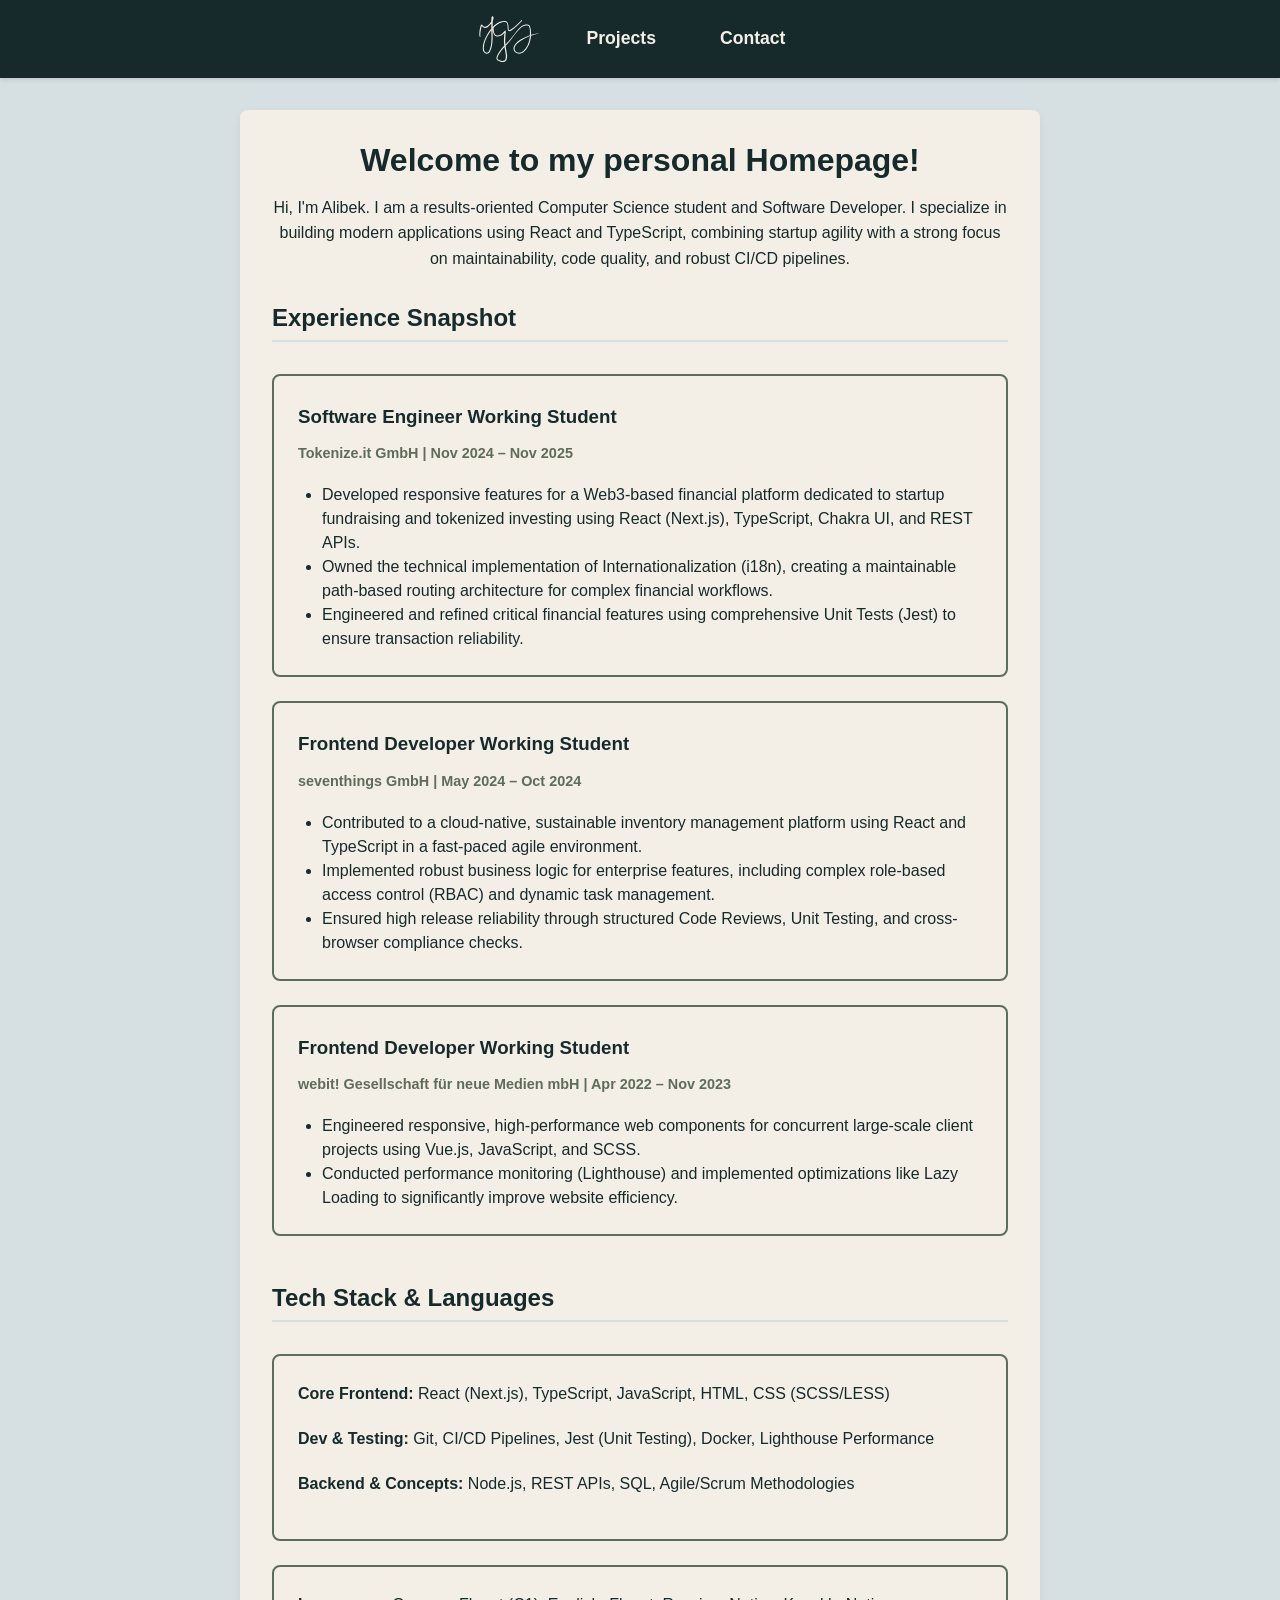
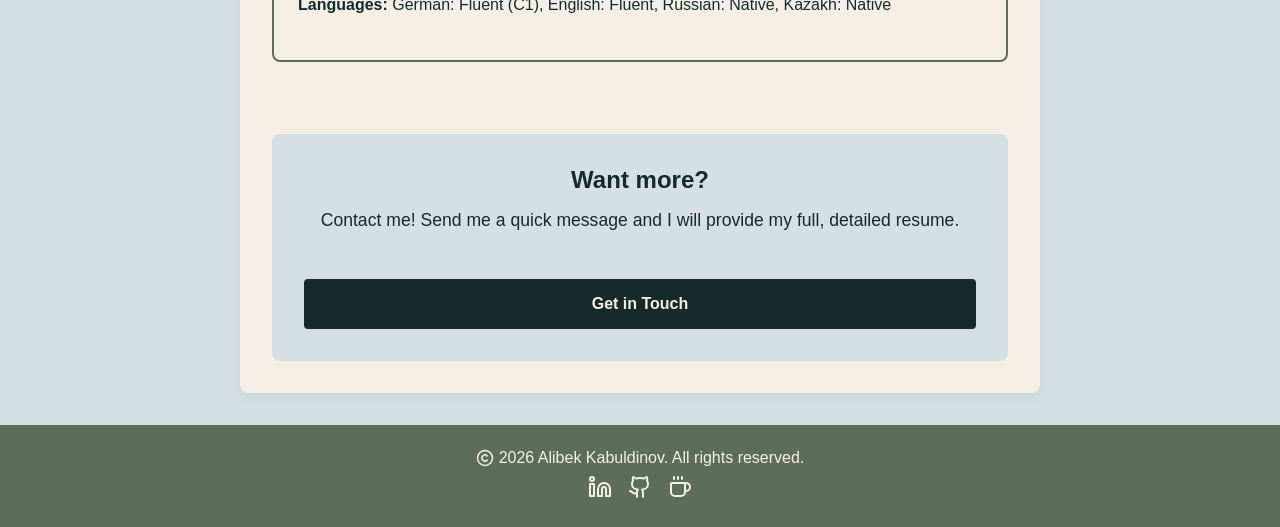
<file: index.html>
<!DOCTYPE html>
<html lang="en">
<head>
    <meta charset="UTF-8">
    <meta name="viewport" content="width=device-width, initial-scale=1.0">
    <title>Homepage | Alibek Kabuldinov</title>
    <link rel="icon" type="image/svg+xml" href="img/logo-dark.svg" media="(prefers-color-scheme: light)">
    <link rel="icon" type="image/svg+xml" href="img/logo-light.svg" media="(prefers-color-scheme: dark)">
    <link rel="stylesheet" href="style.css">
</head>
<body>
<header class="site-header">
    <nav>
        <ul class="main-navigation-list">
            <li><a href="index.html"><img src="img/logo-light.svg" width="1453px" height="1108px" alt="Logo" class="logo"></a></li>
            <li><a href="projects.html">Projects</a></li>
            <li><a href="contact.html">Contact</a></li>
        </ul>
    </nav>
</header>
<main class="content-wrapper">
    <h1>Welcome to my personal Homepage!</h1>
    <p class="intro-text">
        Hi, I'm Alibek. I am a results-oriented Computer Science student and Software Developer. I specialize in building modern applications using React and TypeScript, combining startup agility with a strong focus on maintainability, code quality, and robust CI/CD pipelines.
    </p>
    <div class="projects-container">
        <h2 class="section-title">Experience Snapshot</h2>
        <div class="project-card">
            <h3>Software Engineer Working Student</h3>
            <p class="job-meta">Tokenize.it GmbH | Nov 2024 – Nov 2025</p>
            <ul class="job-highlights">
                <li>Developed responsive features for a Web3-based financial platform dedicated to startup fundraising and tokenized investing using React (Next.js), TypeScript, Chakra UI, and REST APIs.</li>
                <li>Owned the technical implementation of Internationalization (i18n), creating a maintainable path-based routing architecture for complex financial workflows.</li>
                <li>Engineered and refined critical financial features using comprehensive Unit Tests (Jest) to ensure transaction reliability.</li>
            </ul>
        </div>
        <div class="project-card">
            <h3>Frontend Developer Working Student</h3>
            <p class="job-meta">seventhings GmbH | May 2024 – Oct 2024</p>
            <ul class="job-highlights">
                <li>Contributed to a cloud-native, sustainable inventory management platform using React and TypeScript in a fast-paced agile environment.</li>
                <li>Implemented robust business logic for enterprise features, including complex role-based access control (RBAC) and dynamic task management.</li>
                <li>Ensured high release reliability through structured Code Reviews, Unit Testing, and cross-browser compliance checks.</li>
            </ul>
        </div>
        <div class="project-card">
            <h3>Frontend Developer Working Student</h3>
            <p class="job-meta">webit! Gesellschaft für neue Medien mbH | Apr 2022 – Nov 2023</p>
            <ul class="job-highlights">
                <li>Engineered responsive, high-performance web components for concurrent large-scale client projects using Vue.js, JavaScript, and SCSS.</li>
                <li>Conducted performance monitoring (Lighthouse) and implemented optimizations like Lazy Loading to significantly improve website efficiency.</li>
            </ul>
        </div>
        <h2 class="section-title section-title-spacing">Tech Stack & Languages</h2>
        <div class="project-card">
            <p><strong>Core Frontend:</strong> React (Next.js), TypeScript, JavaScript, HTML, CSS (SCSS/LESS)</p>
            <p><strong>Dev & Testing:</strong> Git, CI/CD Pipelines, Jest (Unit Testing), Docker, Lighthouse Performance</p>
            <p><strong>Backend & Concepts:</strong> Node.js, REST APIs, SQL, Agile/Scrum Methodologies</p>
        </div>
        <div class="project-card">
            <p><strong>Languages:</strong> German: Fluent (C1), English: Fluent, Russian: Native, Kazakh: Native</p>
        </div>
        <div class="cta-box">
            <h2 class="cta-title">Want more?</h2>
            <p class="cta-text">Contact me! Send me a quick message and I will provide my full, detailed resume.</p>
            <a href="contact.html" class="cta-button">Get in Touch</a>
        </div>
    </div>
</main>
<footer class="site-footer">
    <p class="footer-copyright">
        <img src="img/icons/icon-copyright.svg" alt="arrow" class="footer-icon-inline">
        2026 Alibek Kabuldinov. All rights reserved.
    </p>
    <div class="footer-links">
        <a href="https://www.linkedin.com/in/kabuldinov/" target="_blank" aria-label="LinkedIn">
            <img src="img/icons/icon-linkedin.svg" alt="LinkedIn" class="footer-icon">
        </a>
        <a href="https://github.com/kabuldinoff" target="_blank" aria-label="GitHub">
            <img src="img/icons/icon-github.svg" alt="GitHub" class="footer-icon">
        </a>
        <a href="https://buymeacoffee.com/kabuldinov" target="_blank" aria-label="Buy me a Coffee">
            <img src="img/icons/icon-coffee.svg" alt="Coffee" class="footer-icon">
        </a>
    </div>
</footer>
</body>
</html>
</file>
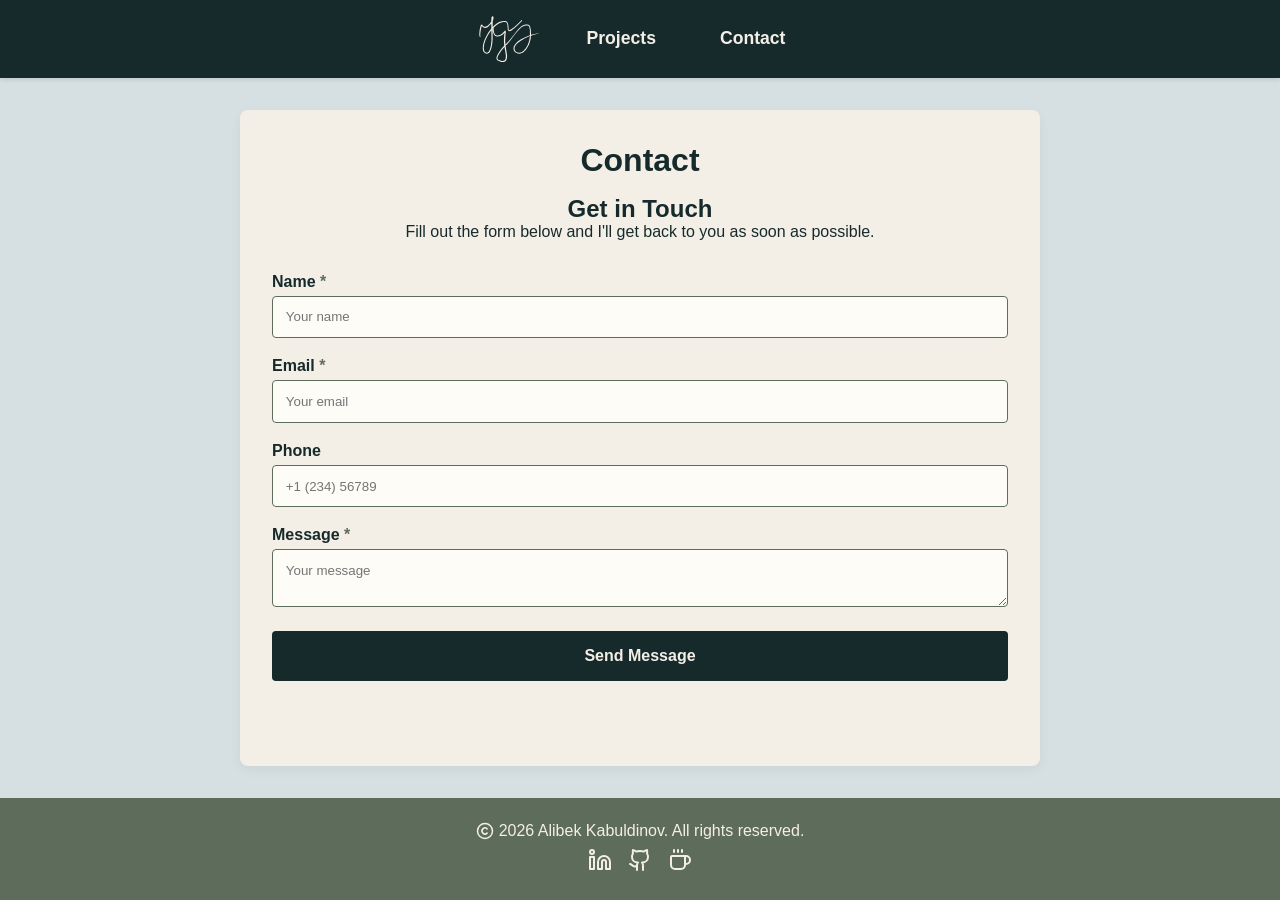
<file: contact.html>
<!DOCTYPE html>
<html lang="en">
<head>
    <meta charset="UTF-8">
    <meta name="viewport" content="width=device-width, initial-scale=1.0">
    <title>Contact</title>
    <link rel="icon" type="image/svg+xml" href="img/logo-dark.svg" media="(prefers-color-scheme: light)">
    <link rel="icon" type="image/svg+xml" href="img/logo-light.svg" media="(prefers-color-scheme: dark)">
    <link rel="stylesheet" href="style.css">
</head>
<body class="contact-section">
<header class="site-header">
    <nav>
        <ul class="main-navigation-list">
            <li>
                <a href="index.html">
                    <img src="img/logo-light.svg" width="1453px" height="1108px" alt="Logo" class="logo">
                </a>
            </li>
            <li><a href="projects.html">Projects</a></li>
            <li><a href="contact.html">Contact</a></li>
        </ul>
    </nav>
</header>
<main class="content-wrapper">
    <h1>Contact</h1>
    <div class="contact-intro">
        <h2 class="contact-title">Get in Touch</h2>
        <p class="contact-description">
            Fill out the form below and I'll get back to you as soon as possible.
        </p>
    </div>
    <form class="contact-form" action="https://api.web3forms.com/submit" method="POST">
        <input type="hidden" name="access_key" value="0e24c31c-98b5-4b68-8be6-cfd744ea6294" />
        <input type="hidden" name="subject" value="New Contact Form Submission from Web3Forms" />
        <input type="hidden" name="from_name" value="My Website" />
        <div class="form-group-container">
            <div class="form-group">
                <label for="name" class="form-label">Name <span class="required-asterisk">*</span></label>
                <input id="name" name="name" class="form-input" placeholder="Your name" type="text" required />
            </div>
            <div class="form-group">
                <label for="email" class="form-label">Email <span class="required-asterisk">*</span></label>
                <input id="email" name="email" class="form-input" placeholder="Your email" type="email" required />
            </div>
            <div class="form-group">
                <label for="phone" class="form-label">Phone</label>
                <input id="phone" name="phone" class="form-input" placeholder="+1 (234) 56789" type="text" />
            </div>
            <div class="form-group">
                <label for="message" class="form-label">Message <span class="required-asterisk">*</span></label>
                <textarea class="form-textarea" id="message" name="message" placeholder="Your message" required></textarea>
            </div>
        </div>
        <button class="cta-button" type="submit">Send Message</button>
        <!--TODO: custom message box that someone sent a message successfully: "Thank you, I will be back soon to you"-->
    </form>
</main>
<footer class="site-footer">
    <p class="footer-copyright">
        <img src="img/icons/icon-copyright.svg" alt="arrow" class="footer-icon-inline">
        2026 Alibek Kabuldinov. All rights reserved.
    </p>
    <div class="footer-links">
        <a href="https://www.linkedin.com/in/kabuldinov/" target="_blank" aria-label="LinkedIn">
            <img src="img/icons/icon-linkedin.svg" alt="LinkedIn" class="footer-icon">
        </a>
        <a href="https://github.com/kabuldinoff" target="_blank" aria-label="GitHub">
            <img src="img/icons/icon-github.svg" alt="GitHub" class="footer-icon">
        </a>
        <a href="https://buymeacoffee.com/kabuldinov" target="_blank" aria-label="Buy me a Coffee">
            <img src="img/icons/icon-coffee.svg" alt="Coffee" class="footer-icon">
        </a>
    </div>
</footer>
</body>
</html>
</file>
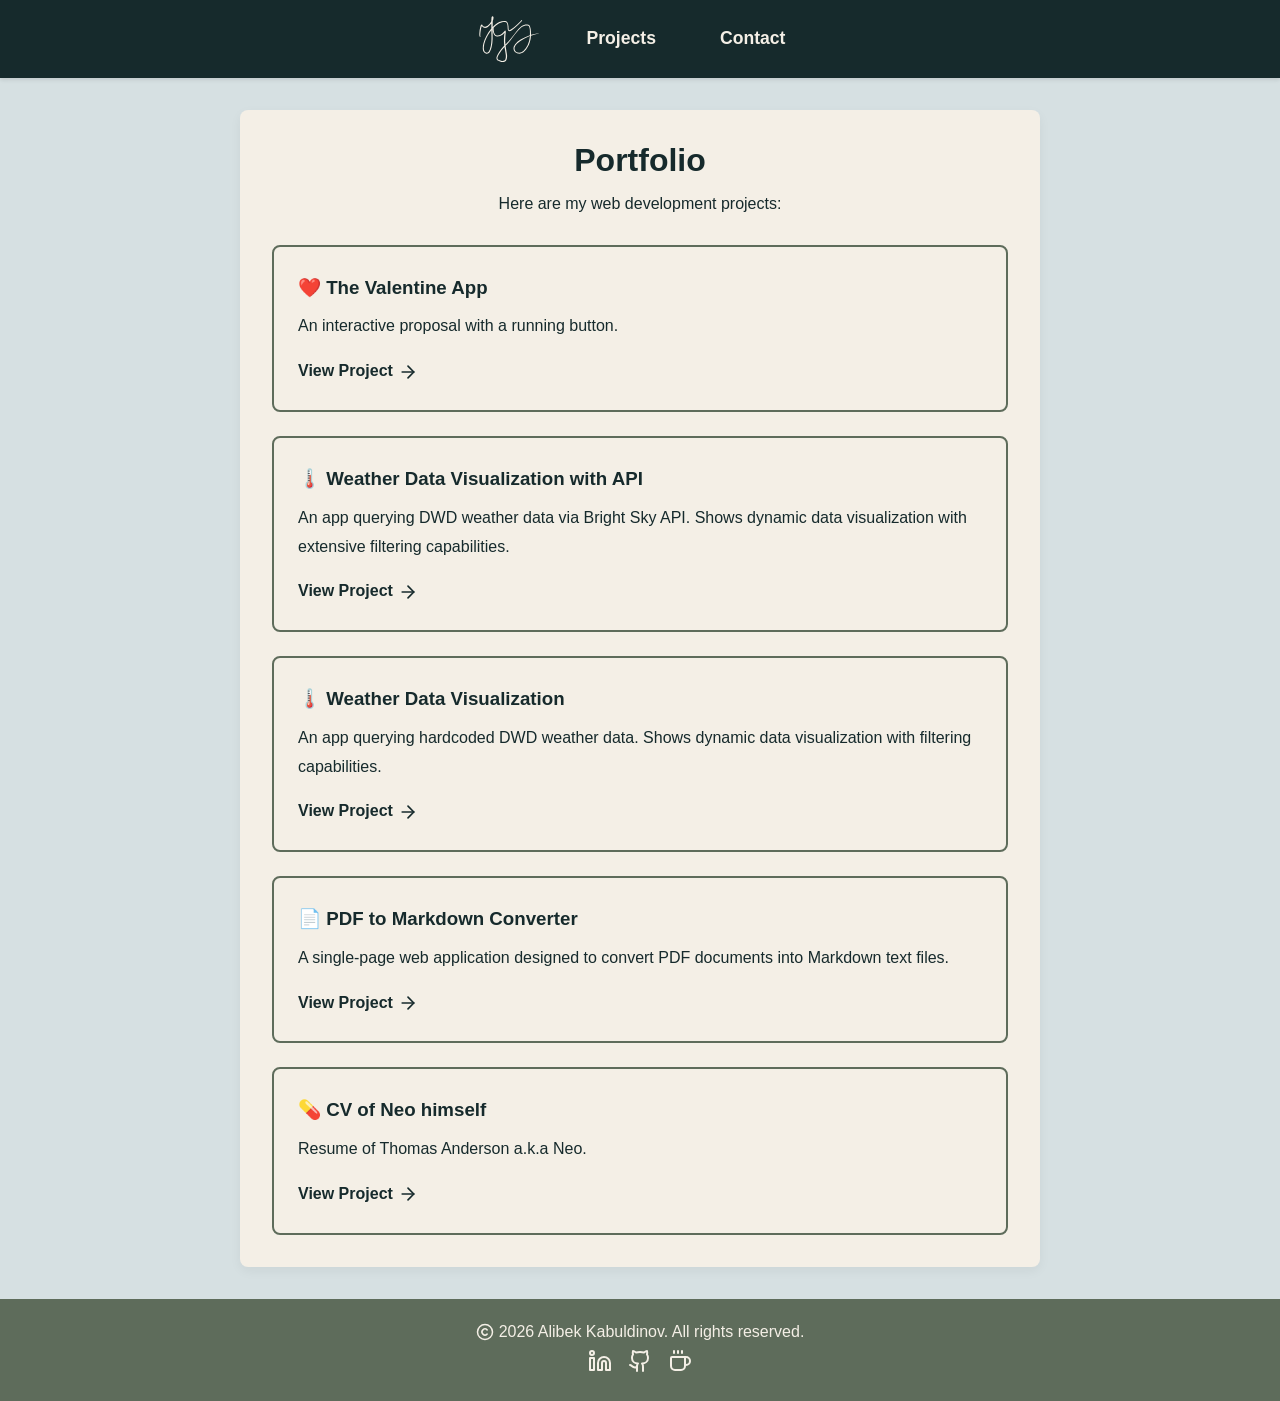
<file: projects.html>
<!DOCTYPE html>
<html lang="en">
<head>
    <meta charset="UTF-8">
    <meta name="viewport" content="width=device-width, initial-scale=1.0">
    <title>My Portfolio</title>
    <link rel="icon" type="image/svg+xml" href="img/logo-dark.svg" media="(prefers-color-scheme: light)">
    <link rel="icon" type="image/svg+xml" href="img/logo-light.svg" media="(prefers-color-scheme: dark)">
    <link rel="stylesheet" href="style.css">
</head>
<body>
<header class="site-header">
    <nav>
        <ul class="main-navigation-list">
            <li>
                <a href="index.html">
                    <img src="img/logo-light.svg" width="1453px" height="1108px" alt="Logo" class="logo">
                </a>
            </li>
            <li><a href="projects.html">Projects</a></li>
            <li><a href="contact.html">Contact</a></li>
        </ul>
    </nav>
</header>
<main class="content-wrapper">
    <h1>Portfolio</h1>
    <p>Here are my web development projects:</p>
    <div class="projects-container">
        <div class="project-card">
            <h3>❤️ The Valentine App</h3>
            <p>An interactive proposal with a running button.</p>
            <a href="https://kabuldinoff.github.io/valentine/" target="_blank" class="project-link">
                View Project <img src="img/icons/icon-arrow-right.svg" alt="" class="project-icon">
            </a>
        </div>
        <div class="project-card">
            <h3>🌡️ Weather Data Visualization with API</h3>
            <p>An app querying DWD weather data via Bright Sky API. Shows dynamic data visualization with extensive filtering capabilities.</p>
            <a href="https://kabuldinoff.github.io/temperature-review-with-api/" target="_blank" class="project-link">
                View Project <img src="img/icons/icon-arrow-right.svg" alt="" class="project-icon">
            </a>
        </div>
        <div class="project-card">
            <h3>🌡️ Weather Data Visualization</h3>
            <p>An app querying hardcoded DWD weather data. Shows dynamic data visualization with filtering capabilities.</p>
            <a href="https://kabuldinoff.github.io/temperature-review/" target="_blank" class="project-link">
                View Project <img src="img/icons/icon-arrow-right.svg" alt="" class="project-icon">
            </a>
        </div>
        <div class="project-card">
            <h3>📄 PDF to Markdown Converter</h3>
            <p>A single-page web application designed to convert PDF documents into Markdown text files.</p>
            <a href="https://kabuldinoff.github.io/PDF-to-Markdown-Converter/" target="_blank" class="project-link">
                View Project <img src="img/icons/icon-arrow-right.svg" alt="" class="project-icon">
            </a>
        </div>
        <div class="project-card">
            <h3>💊 CV of Neo himself</h3>
            <p>Resume of Thomas Anderson a.k.a Neo.</p>
            <a href="https://kabuldinoff.github.io/CV-Neo/" target="_blank" class="project-link">
                View Project <img src="img/icons/icon-arrow-right.svg" alt="" class="project-icon">
            </a>
        </div>
    </div>
</main>
<footer class="site-footer">
    <p class="footer-copyright">
        <img src="img/icons/icon-copyright.svg" alt="copyright" class="footer-icon-inline">
        2026 Alibek Kabuldinov. All rights reserved.
    </p>
    <div class="footer-links">
        <a href="https://www.linkedin.com/in/kabuldinov/" target="_blank" aria-label="LinkedIn">
            <img src="img/icons/icon-linkedin.svg" alt="LinkedIn" class="footer-icon">
        </a>
        <a href="https://github.com/kabuldinoff" target="_blank" aria-label="GitHub">
            <img src="img/icons/icon-github.svg" alt="GitHub" class="footer-icon">
        </a>
        <a href="https://buymeacoffee.com/kabuldinov" target="_blank" aria-label="Buy me a Coffee">
            <img src="img/icons/icon-coffee.svg" alt="Coffee" class="footer-icon">
        </a>
    </div>
</footer>
</body>
</html>
</file>
<file: style.css>
/* --- Global Variables --- */
:root {
    --midnight: #162A2C;
    --sky-blue: #D6E0E2;
    --forest-green: #5E6C5B;
    --fresh-cream: #F4EFE6;
    --cloud-white: #FEFCF6;
    --icon-transition: filter 0.2s ease, transform 0.2s ease;
    --filter-forest-green: brightness(0) saturate(100%) invert(41%) sepia(0%) saturate(7484%) hue-rotate(97deg) brightness(95%) contrast(85%);
    --filter-midnight: brightness(0) saturate(100%) invert(14%) sepia(44%) saturate(378%) hue-rotate(137deg) brightness(93%) contrast(99%);
}

/* --- Base Reset & Layout --- */
* {
    box-sizing: border-box;
    margin: 0;
    padding: 0;
}

body {
    font-family: -apple-system, BlinkMacSystemFont, "Segoe UI", Roboto, Helvetica, Arial, sans-serif;
    color: var(--midnight);
    background-color: var(--sky-blue);
    display: flex;
    flex-direction: column;
    min-height: 100vh;
}

a {
    color: var(--midnight);
    text-decoration: none;
    font-weight: 600;
    transition: color 0.2s ease;

    &:hover {
        color: var(--forest-green);
    }
}

/* --- Header & Navigation --- */
.site-header {
    background-color: var(--midnight);
    padding: 1rem 0;
    box-shadow: 0 2px 4px rgba(0,0,0,0.1);
}

.main-navigation-list {
    list-style: none;
    display: flex;
    justify-content: center;
    gap: 2rem;
    align-items: center;
    margin: 0;
    padding: 0;
}

.main-navigation-list li:not(:first-child) a {
    color: var(--fresh-cream);
    font-size: 1.1rem;
    padding: 0.5rem 1rem;
    border-radius: 4px;
    text-decoration: none;
    transition: background-color 0.2s ease;

    &:hover {
        background-color: rgba(255, 255, 255, 0.1);
        color: var(--fresh-cream);
    }
}

.logo {
    width: 60px;
    height: auto;
    display: block;
}

/* --- Main Content Area --- */
.content-wrapper {
    flex: 1;
    width: 100%;
    max-width: 800px;
    margin: 2rem auto;
    padding: 2rem;
    background-color: var(--fresh-cream);
    border-radius: 8px;
    box-shadow: 0 4px 12px rgba(0,0,0,0.05);
    text-align: center;
}

h1 {
    color: var(--midnight);
    margin-bottom: 1rem;
}

.section-title {
    margin-bottom: 0.5rem;
    border-bottom: 2px solid var(--sky-blue);
    padding-bottom: 0.5rem;
}

.section-title-spacing {
    margin-top: 1.5rem;
}

.intro-text {
    margin-bottom: 2rem;
    line-height: 1.6;
}

/* --- Home Section --- */
.job-meta {
    color: var(--forest-green);
    font-weight: bold;
    font-size: 0.9rem;
}

.job-highlights {
    margin-left: 1.5rem;
    line-height: 1.5;
}

/* --- Call to Action Box --- */
.cta-box {
    text-align: center;
    margin-top: 3rem;
    padding: 2rem;
    background-color: var(--sky-blue);
    border-radius: 8px;
}

.cta-title {
    color: var(--midnight);
    margin-bottom: 1rem;
}

.cta-text {
    margin-bottom: 1.5rem;
    font-size: 1.1rem;
}

.cta-button {
    display: inline-block;
    margin-top: 1.5rem;
    background-color: var(--midnight);
    color: var(--fresh-cream);
    padding: 1rem;
    border: none;
    border-radius: 4px;
    font-size: 1rem;
    font-weight: bold;
    cursor: pointer;
    transition: background-color 0.2s;
    width: 100%;

    &:hover {
        background-color: var(--forest-green);
        color: var(--fresh-cream);
    }
}

/* --- Projects Section --- */
.projects-container {
    display: flex;
    flex-direction: column;
    gap: 1.5rem;
    margin-top: 2rem;
    text-align: left;
}

.project-card {
    border: 2px solid var(--forest-green);
    border-radius: 8px;
    padding: 1.5rem;
    line-height: 1.8;
    transition: transform 0.2s ease, box-shadow 0.2s ease, border-color 0.2s ease;

    &:hover {
        box-shadow: 0 8px 16px rgba(0,0,0,0.1);
    }

    h3 {
        color: var(--midnight);
        margin-bottom: 0.5rem;
    }

    p {
        margin-bottom: 1rem;
    }
}

.project-link {
    display: inline-flex;
    align-items: center;
    gap: 5px;

    &:hover {
        color: var(--forest-green);

        .project-icon {
            transform: translateX(3px);
            filter: var(--filter-forest-green);
        }
    }
}

.project-icon {
    width: 20px;
    height: auto;
    transition: var(--icon-transition);
}

/* --- Contact Form Section --- */
.contact-intro {
    margin-bottom: 2rem;
}

.form-group-container {
    display: flex;
    flex-direction: column;
    gap: 1.2rem;
    text-align: left;
}

.form-group {
    display: flex;
    flex-direction: column;
}

.form-label {
    margin-bottom: 0.3rem;
    font-weight: 600;
    color: var(--midnight);
}

.form-input, .form-textarea {
    padding: 0.8rem;
    border: 1px solid var(--forest-green);
    border-radius: 4px;
    font-family: inherit;
    background-color: var(--cloud-white);
}

.form-input:focus, .form-textarea:focus {
    outline: none;
    border-color: var(--midnight);
    box-shadow: 0 0 0 2px rgba(10, 102, 194, 0.2);
}

.required-asterisk {
    color: var(--forest-green);
    font-weight: bold;
}

/* --- Footer --- */
.site-footer {
    background-color: var(--forest-green);
    color: var(--midnight);
    text-align: center;
    padding: 1.5rem;
    margin-top: auto;
}

.footer-links {
    margin-top: 0.5rem;
    display: flex;
    justify-content: center;
    gap: 1rem;
}

.footer-links a {
    color: var(--midnight);
    font-weight: normal;

    &:hover {
        .footer-icon {
            transform: translateY(-3px);
            filter: var(--filter-midnight);
        }
    }

}

.footer-copyright {
    display: flex;
    align-items: center;
    justify-content: center;
    gap: 5px;
    color: var(--fresh-cream);
}

.footer-icon-inline {
    width: 18px;
    height: auto;
}

.footer-icon {
    width: 24px;
    height: 24px;
    transition: var(--icon-transition);
}
</file>
